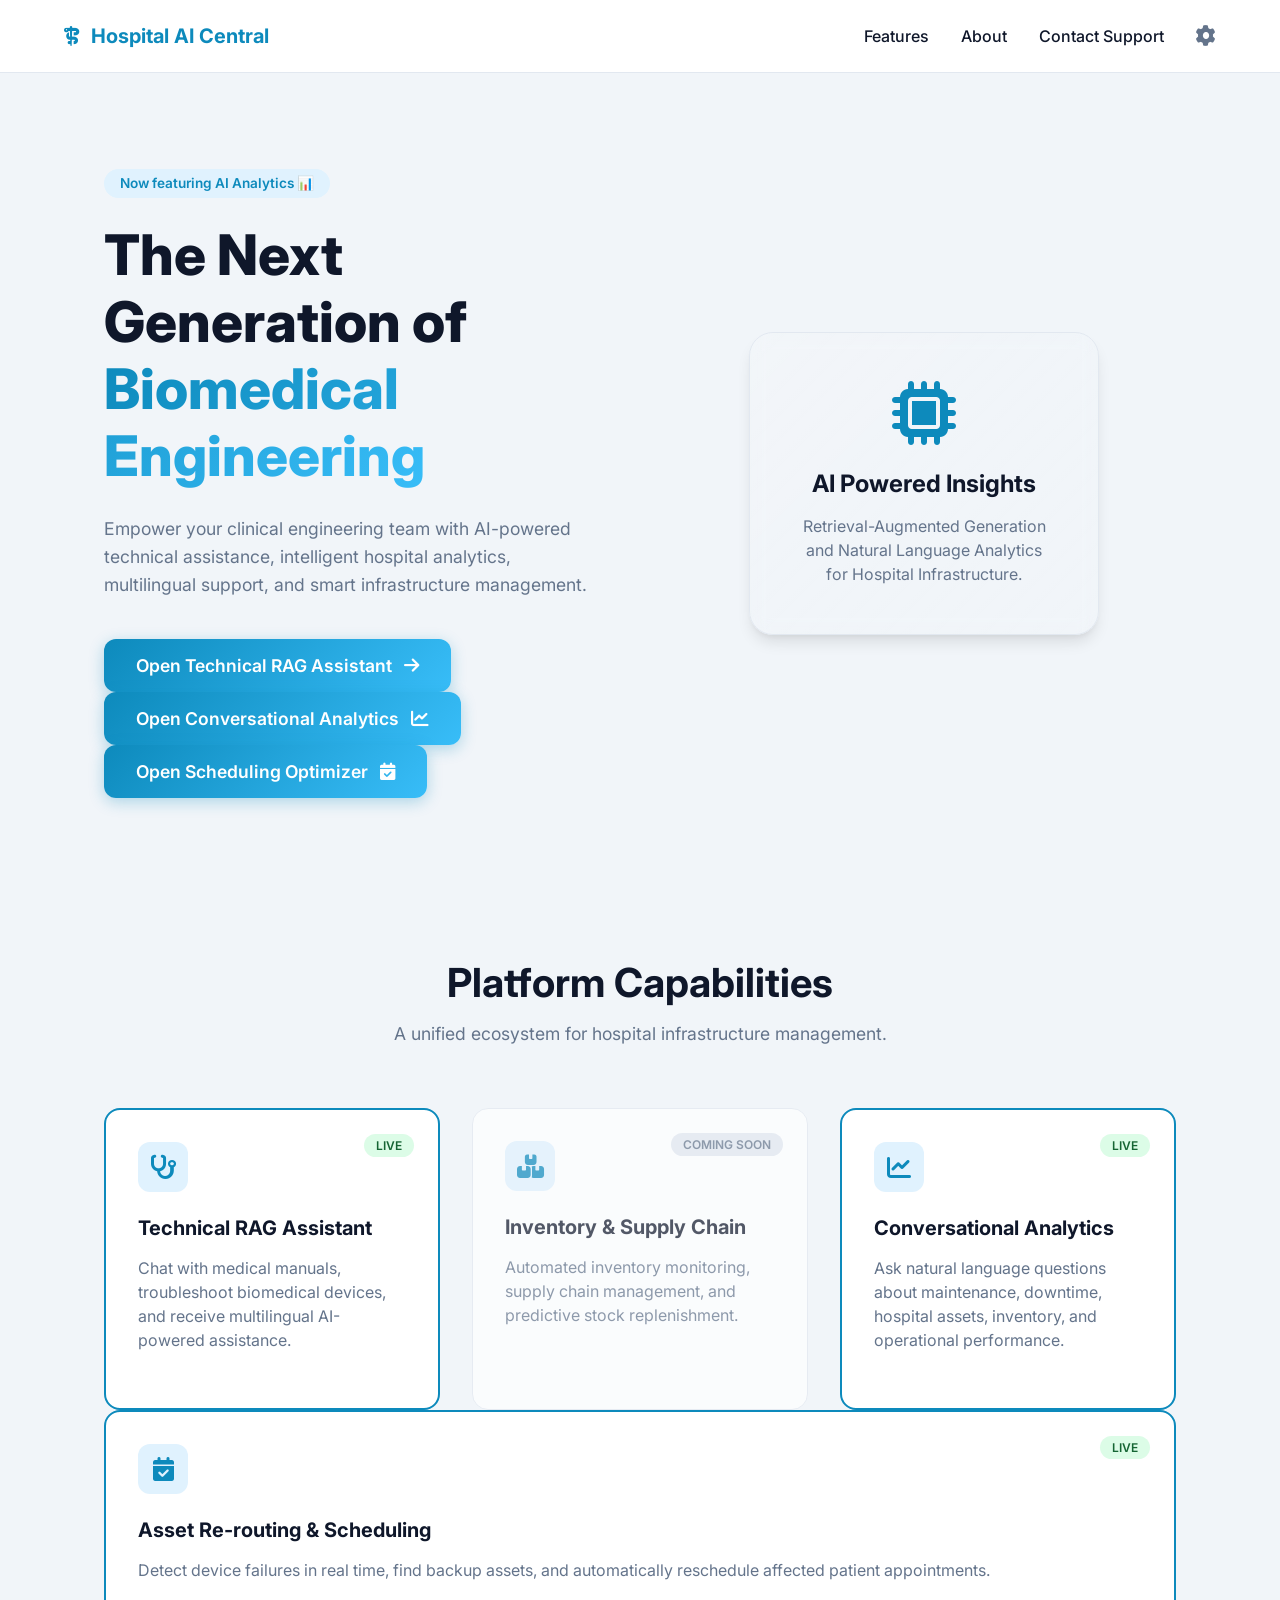
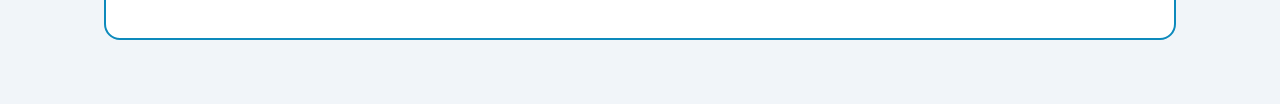
<file: website/index.html>
<!DOCTYPE html>
<html lang="en">
<head>
    <meta charset="UTF-8">
    <meta name="viewport" content="width=device-width, initial-scale=1.0, maximum-scale=1.0, user-scalable=no">
    <title>Hospital AI Central - Landing</title>

    <link rel="preconnect" href="https://fonts.googleapis.com">
    <link rel="preconnect" href="https://fonts.gstatic.com" crossorigin>

    <link href="https://fonts.googleapis.com/css2?family=Inter:wght@300;400;500;600;700;800&display=swap" rel="stylesheet">

    <link rel="stylesheet" href="https://cdnjs.cloudflare.com/ajax/libs/font-awesome/6.4.0/css/all.min.css">

    <link rel="stylesheet" href="styles.css">
</head>

<body class="landing-body">

<nav class="landing-nav">
    <div class="landing-brand">
        <i class="fa-solid fa-staff-snake"></i>
        <span>Hospital AI Central</span>
    </div>

    <div class="landing-links">
        <a href="#features">Features</a>
        <a href="#">About</a>
        <a href="#">Contact Support</a>

        <button id="landing-settings-btn" class="icon-btn">
            <i class="fa-solid fa-gear"></i>
        </button>
    </div>
</nav>

<header class="hero-section">

    <div class="hero-content">

        <div class="hero-badge">
            Now featuring AI Analytics 📊
        </div>

        <h1>
            The Next Generation of
            <br>
            <span class="text-gradient">
                Biomedical Engineering
            </span>
        </h1>

        <p>
            Empower your clinical engineering team with AI-powered technical assistance,
            intelligent hospital analytics, multilingual support, and smart infrastructure management.
        </p>

        <div class="hero-actions">

            <a href="rag.html" class="btn-primary-large">
                Open Technical RAG Assistant
                <i class="fa-solid fa-arrow-right"></i>
            </a>

            <a href="analytics.html" class="btn-primary-large">
                Open Conversational Analytics
                <i class="fa-solid fa-chart-line"></i>
            </a>

            <a href="scheduling.html" class="btn-primary-large">
    Open Scheduling Optimizer
    <i class="fa-solid fa-calendar-check"></i>
</a>
        </div>

    </div>

    <div class="hero-image">

        <div class="glass-mockup">

            <i class="fa-solid fa-microchip"></i>

            <h3>AI Powered Insights</h3>

            <p>
                Retrieval-Augmented Generation and Natural Language Analytics
                for Hospital Infrastructure.
            </p>

        </div>

    </div>

</header>

<section id="features" class="features-section">

    <div class="section-header">

        <h2>Platform Capabilities</h2>

        <p>
            A unified ecosystem for hospital infrastructure management.
        </p>

    </div>

    <div class="feature-grid">

        <!-- RAG -->

        <div class="feature-card active-feature"
             onclick="window.location.href='rag.html'">

            <div class="feature-icon">
                <i class="fa-solid fa-stethoscope"></i>
            </div>

            <h3>Technical RAG Assistant</h3>

            <p>
                Chat with medical manuals, troubleshoot biomedical devices,
                and receive multilingual AI-powered assistance.
            </p>

            <span class="feature-status status-live">
                Live
            </span>

        </div>

        <!-- Inventory -->

        <div class="feature-card locked-feature">

            <div class="feature-icon">
                <i class="fa-solid fa-boxes-stacked"></i>
            </div>

            <h3>Inventory & Supply Chain</h3>

            <p>
                Automated inventory monitoring, supply chain management,
                and predictive stock replenishment.
            </p>

            <span class="feature-status status-coming">
                Coming Soon
            </span>

        </div>

        <!-- Conversational Analytics -->

        <div class="feature-card active-feature"
             onclick="window.location.href='analytics.html'">

            <div class="feature-icon">
                <i class="fa-solid fa-chart-line"></i>
            </div>

            <h3>Conversational Analytics</h3>

            <p>
                Ask natural language questions about maintenance,
                downtime, hospital assets, inventory,
                and operational performance.
            </p>

            <span class="feature-status status-live">
                Live
            </span>

        </div>

    </div>
    <!-- Scheduling -->

<div class="feature-card active-feature"
     onclick="window.location.href='scheduling.html'">

    <div class="feature-icon">
        <i class="fa-solid fa-calendar-check"></i>
    </div>

    <h3>Asset Re-routing &amp; Scheduling</h3>

    <p>
        Detect device failures in real time, find backup assets,
        and automatically reschedule affected patient appointments.
    </p>

    <span class="feature-status status-live">
        Live
    </span>

</div>
</div>

</section>

<!-- Settings -->

<div id="settings-modal" class="modal-overlay hidden">

    <div class="modal-content">

        <div class="modal-header">

            <h2>Settings</h2>

            <button class="close-modal" id="close-settings">
                <i class="fa-solid fa-xmark"></i>
            </button>

        </div>

        <div class="modal-body">

            <div class="setting-item">

                <div class="setting-info">

                    <h3>Dark Mode</h3>

                    <p>Switch between light and dark themes</p>

                </div>

                <label class="switch">

                    <input type="checkbox" id="dark-mode-toggle">

                    <span class="slider round"></span>

                </label>

            </div>

            <hr class="modal-divider">

            <div class="form-group">

                <label for="llm-api-key">
                    Groq API Key (LLM)
                </label>

                <div class="input-with-icon">

                    <i class="fa-solid fa-key"></i>

                    <input
                        type="password"
                        id="llm-api-key"
                        placeholder="gsk_..."
                        autocomplete="off">

                </div>

                <small>
                    Updates your .env file dynamically.
                </small>

            </div>

        </div>

        <div class="modal-footer">

            <button id="save-settings-btn" class="btn-primary">

                Save Changes

            </button>

        </div>

    </div>

</div>

<script>

document.addEventListener('DOMContentLoaded', () => {

const settingsBtn=document.getElementById('landing-settings-btn');

const settingsModal=document.getElementById('settings-modal');

const closeSettings=document.getElementById('close-settings');

const darkModeToggle=document.getElementById('dark-mode-toggle');

const llmApiKey=document.getElementById('llm-api-key');

const saveSettingsBtn=document.getElementById('save-settings-btn');

if(localStorage.getItem('darkMode')==='true'){
document.body.classList.add('dark-theme');
darkModeToggle.checked=true;
}

settingsBtn.addEventListener('click',(e)=>{
e.preventDefault();
settingsModal.classList.remove('hidden');
});

closeSettings.addEventListener('click',()=>{
settingsModal.classList.add('hidden');
});

darkModeToggle.addEventListener('change',(e)=>{

if(e.target.checked){

document.body.classList.add('dark-theme');

localStorage.setItem('darkMode','true');

}else{

document.body.classList.remove('dark-theme');

localStorage.setItem('darkMode','false');

}

});

saveSettingsBtn.addEventListener('click',async()=>{

const apiKey=llmApiKey.value.trim();

if(!apiKey){

settingsModal.classList.add('hidden');

return;

}

const originalText=saveSettingsBtn.textContent;

saveSettingsBtn.textContent="Saving...";

saveSettingsBtn.disabled=true;

try{

const response=await fetch('/api/settings',{

method:'POST',

headers:{
'Content-Type':'application/json'
},

body:JSON.stringify({
groq_api_key:apiKey
})

});

if(!response.ok)
throw new Error("Failed to update settings");

llmApiKey.value='';

settingsModal.classList.add('hidden');

alert("API Key updated successfully!");

}
catch(error){

alert(error.message);

}
finally{

saveSettingsBtn.textContent=originalText;

saveSettingsBtn.disabled=false;

}

});

});

</script>

</body>
</html>
</file>
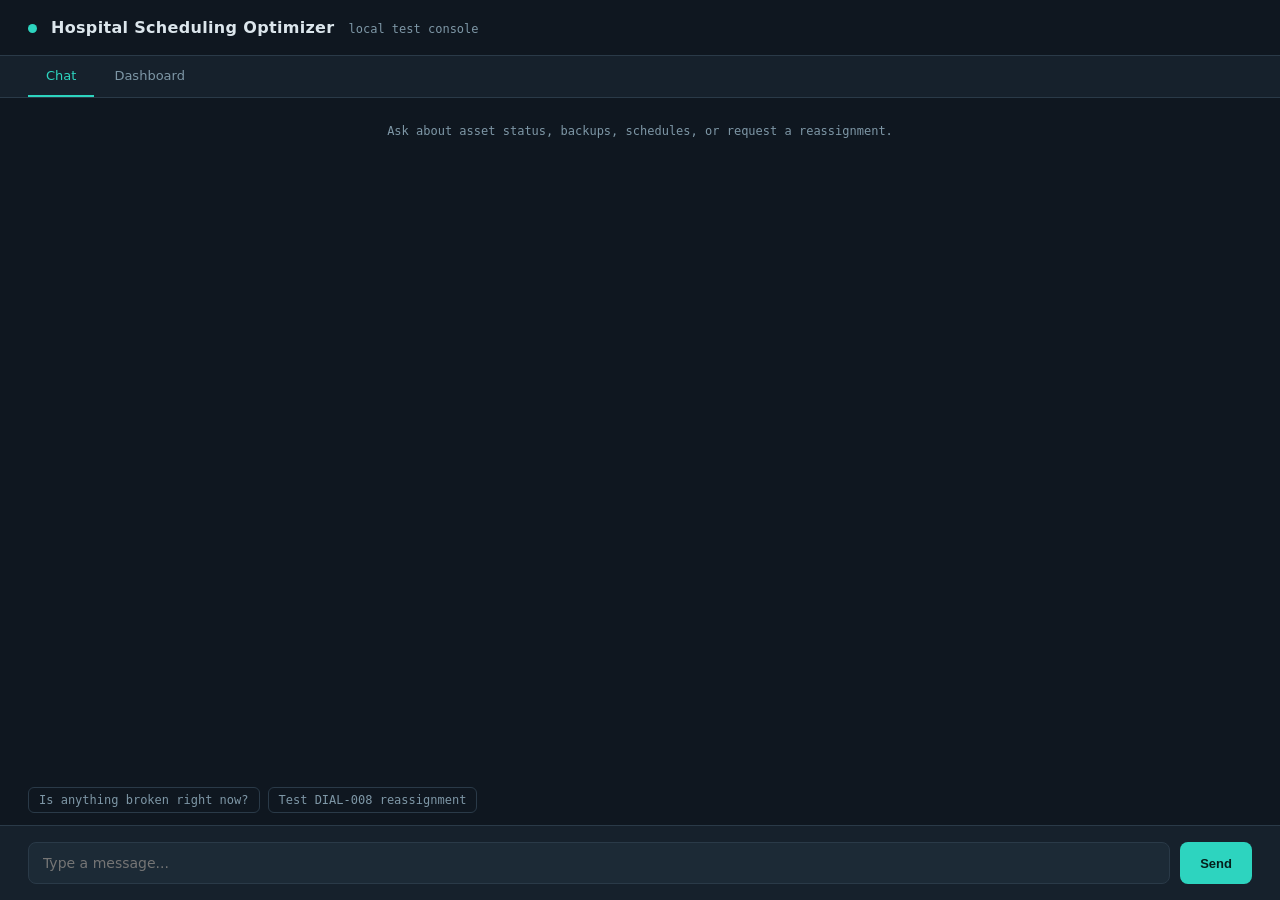
<file: scheduling_agent/static/index.html>
<!DOCTYPE html>
<html lang="en">
<head>
<meta charset="UTF-8">
<meta name="viewport" content="width=device-width, initial-scale=1.0">
<title>Hospital Scheduling Optimizer — Test Console</title>
<style>
  :root {
    --bg: #0f1720;
    --panel: #16212c;
    --panel-2: #1c2a36;
    --border: #2a3a48;
    --text: #dce6ec;
    --text-dim: #7e97a6;
    --accent: #2dd4bf;
    --accent-dim: #0f5f57;
    --warn: #f0a742;
    --danger: #e8646a;
    --ok: #4ade80;
    --mono: 'Consolas', 'SF Mono', monospace;
    --sans: 'Segoe UI', system-ui, sans-serif;
  }
  * { box-sizing: border-box; }
  body {
    margin: 0;
    background: var(--bg);
    color: var(--text);
    font-family: var(--sans);
    height: 100vh;
    display: flex;
    flex-direction: column;
  }
  header {
    padding: 18px 28px;
    border-bottom: 1px solid var(--border);
    display: flex;
    align-items: baseline;
    gap: 14px;
  }
  header .pulse {
    width: 9px; height: 9px; border-radius: 50%;
    background: var(--accent);
    box-shadow: 0 0 0 0 rgba(45,212,191,0.5);
    animation: pulse 2s infinite;
  }
  @keyframes pulse {
    0% { box-shadow: 0 0 0 0 rgba(45,212,191,0.5); }
    70% { box-shadow: 0 0 0 8px rgba(45,212,191,0); }
    100% { box-shadow: 0 0 0 0 rgba(45,212,191,0); }
  }
  header h1 { font-size: 16px; font-weight: 600; margin: 0; letter-spacing: 0.02em; }
  header .sub { color: var(--text-dim); font-size: 12px; font-family: var(--mono); }

  nav {
    display: flex;
    gap: 2px;
    padding: 0 28px;
    border-bottom: 1px solid var(--border);
    background: var(--panel);
  }
  nav button {
    background: none;
    border: none;
    color: var(--text-dim);
    padding: 12px 18px;
    font-size: 13px;
    font-family: var(--sans);
    cursor: pointer;
    border-bottom: 2px solid transparent;
    transition: color 0.15s, border-color 0.15s;
  }
  nav button:hover { color: var(--text); }
  nav button.active { color: var(--accent); border-bottom-color: var(--accent); }

  main { flex: 1; overflow: hidden; display: flex; }
  .view { display: none; flex: 1; overflow: auto; }
  .view.active { display: flex; flex-direction: column; }

  /* CHAT VIEW */
  #chat-view { padding: 0; }
  #messages {
    flex: 1;
    overflow-y: auto;
    padding: 24px 28px;
    display: flex;
    flex-direction: column;
    gap: 16px;
  }
  .msg { max-width: 640px; line-height: 1.5; font-size: 14px; white-space: pre-wrap; }
  .msg.user { align-self: flex-end; background: var(--accent-dim); color: #d7fff8; padding: 10px 14px; border-radius: 10px 10px 2px 10px; }
  .msg.assistant { align-self: flex-start; background: var(--panel-2); padding: 10px 14px; border-radius: 10px 10px 10px 2px; border: 1px solid var(--border); }
  .msg.system { align-self: center; color: var(--text-dim); font-size: 12px; font-family: var(--mono); }
  #chat-input-row {
    display: flex;
    gap: 10px;
    padding: 16px 28px;
    border-top: 1px solid var(--border);
    background: var(--panel);
  }
  #chat-input {
    flex: 1;
    background: var(--panel-2);
    border: 1px solid var(--border);
    color: var(--text);
    padding: 12px 14px;
    border-radius: 8px;
    font-size: 14px;
    font-family: var(--sans);
  }
  #chat-input:focus { outline: none; border-color: var(--accent); }
  #chat-send {
    background: var(--accent);
    color: #05201c;
    border: none;
    padding: 0 20px;
    border-radius: 8px;
    font-weight: 600;
    cursor: pointer;
    font-size: 13px;
  }
  #chat-send:disabled { opacity: 0.5; cursor: default; }
  .examples { padding: 0 28px 12px; display: flex; gap: 8px; flex-wrap: wrap; }
  .example-chip {
    font-size: 12px;
    font-family: var(--mono);
    color: var(--text-dim);
    border: 1px solid var(--border);
    padding: 5px 10px;
    border-radius: 6px;
    cursor: pointer;
  }
  .example-chip:hover { border-color: var(--accent); color: var(--accent); }

  /* DASHBOARD VIEW */
  #dashboard-view { padding: 24px 28px; gap: 24px; }
  .dash-section h2 {
    font-size: 13px;
    text-transform: uppercase;
    letter-spacing: 0.08em;
    color: var(--text-dim);
    margin: 0 0 12px;
  }
  table { width: 100%; border-collapse: collapse; font-size: 13px; }
  th {
    text-align: left;
    color: var(--text-dim);
    font-weight: 500;
    padding: 8px 12px;
    border-bottom: 1px solid var(--border);
    font-size: 11px;
    text-transform: uppercase;
    letter-spacing: 0.04em;
  }
  td {
    padding: 8px 12px;
    border-bottom: 1px solid #1c2833;
    font-family: var(--mono);
  }
  tr:hover td { background: var(--panel-2); }
  .badge {
    display: inline-block;
    padding: 2px 8px;
    border-radius: 4px;
    font-size: 11px;
    font-family: var(--mono);
  }
  .badge.maint { background: rgba(240,167,66,0.15); color: var(--warn); }
  .badge.corrective { background: rgba(232,100,106,0.15); color: var(--danger); }
  .badge.ok { background: rgba(74,222,128,0.15); color: var(--ok); }
  #asset-filter {
    background: var(--panel-2);
    border: 1px solid var(--border);
    color: var(--text);
    padding: 8px 10px;
    border-radius: 6px;
    font-size: 13px;
    font-family: var(--mono);
    margin-bottom: 12px;
    width: 220px;
  }
  .empty-note { color: var(--text-dim); font-size: 13px; padding: 16px 0; }
  .scroll-box { max-height: 340px; overflow-y: auto; border: 1px solid var(--border); border-radius: 8px; }
</style>
</head>
<body>

<header>
  <div class="pulse"></div>
  <h1>Hospital Scheduling Optimizer</h1>
  <span class="sub">local test console</span>
</header>

<nav>
  <button class="tab-btn active" data-view="chat-view">Chat</button>
  <button class="tab-btn" data-view="dashboard-view">Dashboard</button>
</nav>

<main>
  <!-- CHAT -->
  <section id="chat-view" class="view active">
    <div id="messages">
      <div class="msg system">Ask about asset status, backups, schedules, or request a reassignment.</div>
    </div>
    <div class="examples">
      <span class="example-chip" data-msg="Is anything broken right now?">Is anything broken right now?</span>
      <span class="example-chip" data-msg="DIAL-008 failed. Check its schedule for 2026-03-13 and propose a reassignment.">Test DIAL-008 reassignment</span>
    </div>
    <div id="chat-input-row">
      <input id="chat-input" type="text" placeholder="Type a message..." />
      <button id="chat-send">Send</button>
    </div>
  </section>

  <!-- DASHBOARD -->
  <section id="dashboard-view" class="view">
    <div class="dash-section">
      <h2>Assets Currently Not Operational</h2>
      <div id="assets-box" class="scroll-box">
        <table>
          <thead>
            <tr><th>Asset ID</th><th>Name</th><th>Type</th><th>Department</th><th>Status</th></tr>
          </thead>
          <tbody id="assets-body"></tbody>
        </table>
        <div id="assets-empty" class="empty-note" style="display:none;">All assets are currently Operational.</div>
      </div>
    </div>

    <div class="dash-section" style="margin-top:28px;">
      <h2>Appointments</h2>
      <input id="asset-filter" placeholder="Filter by asset_id (e.g. DIAL-008)" />
      <div class="scroll-box">
        <table>
          <thead>
            <tr><th>Schedule ID</th><th>Patient</th><th>Asset</th><th>Date/Time</th><th>Status</th></tr>
          </thead>
          <tbody id="appointments-body"></tbody>
        </table>
        <div id="appointments-empty" class="empty-note" style="display:none;">No appointments found.</div>
      </div>
    </div>
  </section>
</main>

<script>
const tabs = document.querySelectorAll('.tab-btn');
const views = document.querySelectorAll('.view');
tabs.forEach(btn => {
  btn.addEventListener('click', () => {
    tabs.forEach(b => b.classList.remove('active'));
    views.forEach(v => v.classList.remove('active'));
    btn.classList.add('active');
    document.getElementById(btn.dataset.view).classList.add('active');
    if (btn.dataset.view === 'dashboard-view') loadDashboard();
  });
});

// ---- CHAT ----
const messagesEl = document.getElementById('messages');
const inputEl = document.getElementById('chat-input');
const sendBtn = document.getElementById('chat-send');

function addMessage(text, cls) {
  const div = document.createElement('div');
  div.className = 'msg ' + cls;
  div.textContent = text;
  messagesEl.appendChild(div);
  messagesEl.scrollTop = messagesEl.scrollHeight;
  return div;
}

async function sendMessage(text) {
  if (!text.trim()) return;
  addMessage(text, 'user');
  inputEl.value = '';
  sendBtn.disabled = true;
  const thinking = addMessage('Thinking...', 'system');

  try {
    const res = await fetch('/api/chat', {
      method: 'POST',
      headers: { 'Content-Type': 'application/json' },
      body: JSON.stringify({ message: text })
    });
    const data = await res.json();
    thinking.remove();
    if (!res.ok) {
      addMessage('Error: ' + (data.detail || 'request failed'), 'system');
    } else {
      addMessage(data.reply, 'assistant');
    }
  } catch (err) {
    thinking.remove();
    addMessage('Error: ' + err.message, 'system');
  } finally {
    sendBtn.disabled = false;
  }
}

sendBtn.addEventListener('click', () => sendMessage(inputEl.value));
inputEl.addEventListener('keydown', (e) => { if (e.key === 'Enter') sendMessage(inputEl.value); });
document.querySelectorAll('.example-chip').forEach(chip => {
  chip.addEventListener('click', () => sendMessage(chip.dataset.msg));
});

// ---- DASHBOARD ----
let dashboardLoaded = false;

function statusBadge(status) {
  const cls = status === 'Corrective Maintenance' ? 'corrective'
            : status === 'Preventive Maintenance' ? 'maint'
            : 'ok';
  return `<span class="badge ${cls}">${status}</span>`;
}

async function loadDashboard() {
  if (dashboardLoaded) return;
  dashboardLoaded = true;

  try {
    const res = await fetch('/api/assets/non-operational');
    const assets = await res.json();
    const body = document.getElementById('assets-body');
    const empty = document.getElementById('assets-empty');
    if (assets.length === 0) {
      empty.style.display = 'block';
    } else {
      body.innerHTML = assets.map(a => `
        <tr>
          <td>${a.asset_id}</td>
          <td>${a.asset_name || '-'}</td>
          <td>${a.asset_type || '-'}</td>
          <td>${a.department || '-'}</td>
          <td>${statusBadge(a.status)}</td>
        </tr>
      `).join('');
    }
  } catch (err) {
    document.getElementById('assets-empty').textContent = 'Error loading assets: ' + err.message;
    document.getElementById('assets-empty').style.display = 'block';
  }

  await loadAppointments();
}

async function loadAppointments(assetId) {
  try {
    const url = assetId ? `/api/appointments?asset_id=${encodeURIComponent(assetId)}` : '/api/appointments';
    const res = await fetch(url);
    const appts = await res.json();
    const body = document.getElementById('appointments-body');
    const empty = document.getElementById('appointments-empty');
    if (appts.length === 0) {
      body.innerHTML = '';
      empty.style.display = 'block';
    } else {
      empty.style.display = 'none';
      body.innerHTML = appts.map(a => `
        <tr>
          <td>${a.schedule_id}</td>
          <td>${a.patient_name}</td>
          <td>${a.asset_id}</td>
          <td>${a.scheduled_datetime}</td>
          <td>${a.status}</td>
        </tr>
      `).join('');
    }
  } catch (err) {
    document.getElementById('appointments-empty').textContent = 'Error loading appointments: ' + err.message;
    document.getElementById('appointments-empty').style.display = 'block';
  }
}

let filterTimeout;
document.getElementById('asset-filter').addEventListener('input', (e) => {
  clearTimeout(filterTimeout);
  filterTimeout = setTimeout(() => loadAppointments(e.target.value.trim()), 300);
});
</script>

</body>
</html>
</file>
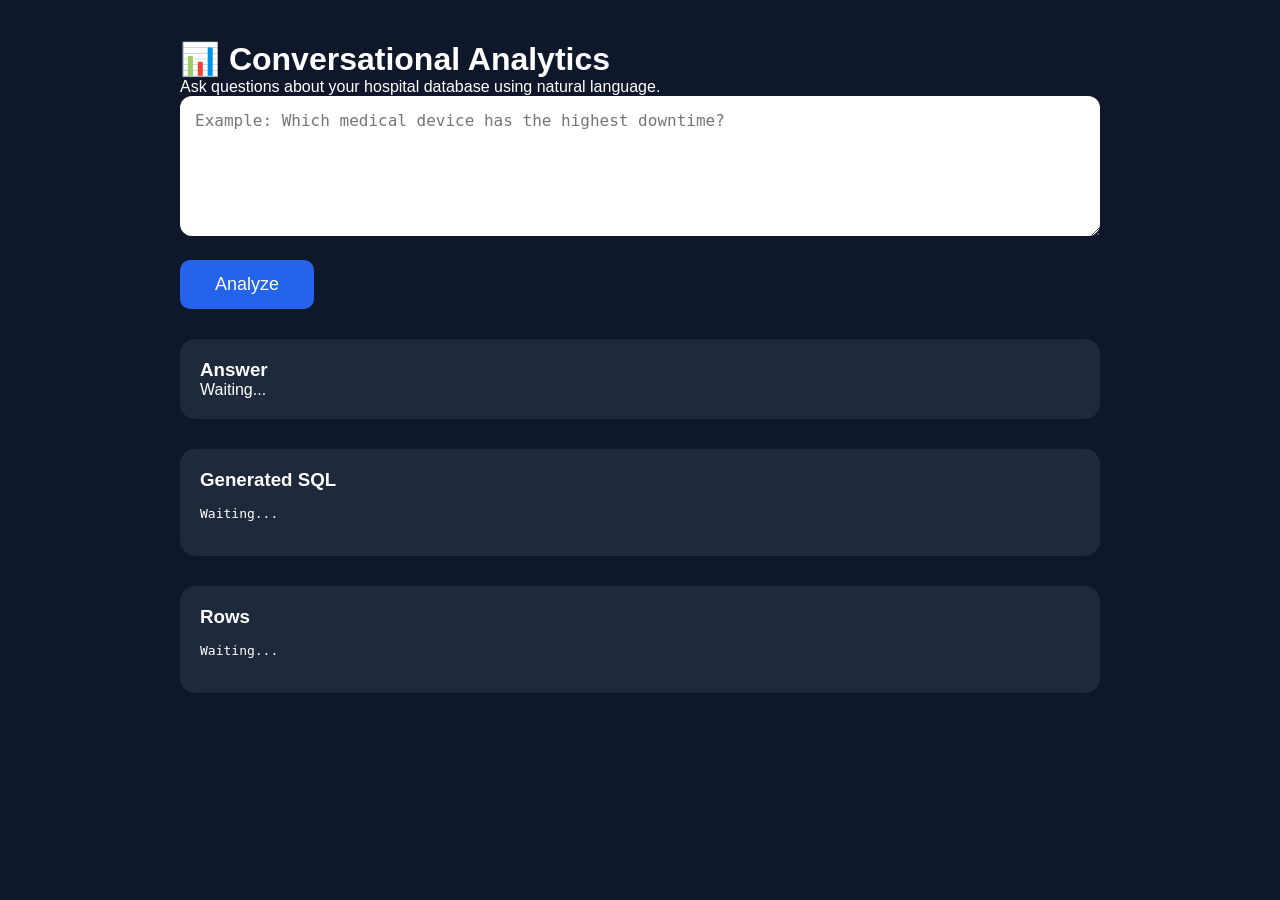
<file: website/analytics.html>
<!DOCTYPE html>
<html lang="en">
<head>
<meta charset="UTF-8">
<meta name="viewport" content="width=device-width, initial-scale=1.0">

<title>Hospital AI Central | Conversational Analytics</title>

<link rel="stylesheet" href="styles.css">

<style>
body{
    font-family:Arial,Helvetica,sans-serif;
    background:#0f172a;
    color:white;
    margin:0;
}

.container{
    max-width:1000px;
    margin:auto;
    padding:40px;
}

textarea{
    width:100%;
    height:140px;
    padding:15px;
    border-radius:12px;
    font-size:16px;
    border:none;
    outline:none;
}

button{
    margin-top:20px;
    padding:14px 35px;
    background:#2563eb;
    color:white;
    border:none;
    border-radius:10px;
    cursor:pointer;
    font-size:18px;
}

button:hover{
    background:#1d4ed8;
}

.card{
    margin-top:30px;
    background:#1e293b;
    padding:20px;
    border-radius:15px;
}

pre{
    white-space:pre-wrap;
}
</style>

</head>

<body>

<div class="container">

<h1>📊 Conversational Analytics</h1>

<p>
Ask questions about your hospital database using natural language.
</p>

<textarea
id="question"
placeholder="Example: Which medical device has the highest downtime?">
</textarea>

<br>

<button onclick="askAnalytics()">

Analyze

</button>

<div class="card">

<h3>Answer</h3>

<p id="answer">

Waiting...

</p>

</div>

<div class="card">

<h3>Generated SQL</h3>

<pre id="sql">

Waiting...

</pre>

</div>

<div class="card">

<h3>Rows</h3>

<pre id="rows">

Waiting...

</pre>

</div>

</div>

<script src="analytics.js"></script>

</body>
</html>
</file>
<file: website/styles.css>
:root {
    /* Color Palette */
    --primary-color: #0d8abc;     /* Medical Deep Azure */
    --primary-hover: #0a6c94;
    --accent-color: #38bdf8;      /* Bright Cyan */
    
    --bg-main: #f1f5f9;           /* Slate 100 */
    --bg-panel: #ffffff;
    --bg-nav: #0f172a;            /* Slate 900 */
    
    --text-dark: #0f172a;
    --text-muted: #64748b;
    --text-light: #f8fafc;
    
    --border-color: #e2e8f0;
    --input-bg: #f8fafc;
    
    /* Shadows */
    --shadow-sm: 0 1px 2px 0 rgba(0, 0, 0, 0.05);
    --shadow-md: 0 4px 6px -1px rgba(0, 0, 0, 0.1), 0 2px 4px -1px rgba(0, 0, 0, 0.06);
    --shadow-lg: 0 10px 15px -3px rgba(0, 0, 0, 0.1), 0 4px 6px -2px rgba(0, 0, 0, 0.05);
    
    /* Gradients */
    --gradient-primary: linear-gradient(135deg, #0d8abc 0%, #38bdf8 100%);
}

body.dark-theme {
    --bg-main: #0f172a;           /* Dark slate */
    --bg-panel: #1e293b;          /* Darker panel */
    --bg-nav: #020617;            /* Very dark nav */
    
    --text-dark: #f8fafc;         /* White text */
    --text-muted: #94a3b8;
    
    --border-color: #334155;
    --input-bg: #0f172a;
    
    --shadow-sm: 0 1px 2px 0 rgba(0, 0, 0, 0.5);
    --shadow-md: 0 4px 6px -1px rgba(0, 0, 0, 0.6);
}


* {
    box-sizing: border-box;
    margin: 0;
    padding: 0;
}

body {
    font-family: 'Inter', sans-serif;
    background-color: var(--bg-main);
    color: var(--text-dark);
    height: 100dvh; /* use dynamic viewport height for mobile */
    overflow: hidden;
}

/* ─── DASHBOARD LAYOUT ─── */
.dashboard-layout {
    display: flex;
    width: 100%;
    height: 100%;
}

/* ─── GLOBAL NAV (LEFT MOST) ─── */
.global-nav {
    width: 70px;
    background-color: var(--bg-nav);
    display: flex;
    flex-direction: column;
    align-items: center;
    padding: 1.5rem 0;
    z-index: 20;
}

.brand-icon {
    width: 40px;
    height: 40px;
    background: var(--gradient-primary);
    border-radius: 10px;
    display: flex;
    align-items: center;
    justify-content: center;
    color: white;
    font-size: 1.2rem;
    margin-bottom: 2rem;
    box-shadow: 0 4px 12px rgba(13, 138, 188, 0.4);
}

.nav-links {
    list-style: none;
    width: 100%;
    display: flex;
    flex-direction: column;
    gap: 0.5rem;
    align-items: center;
}

.nav-links li {
    width: 100%;
    display: flex;
    justify-content: center;
}

.nav-links a {
    color: #94a3b8;
    text-decoration: none;
    font-size: 1.2rem;
    width: 44px;
    height: 44px;
    display: flex;
    align-items: center;
    justify-content: center;
    border-radius: 12px;
    transition: all 0.2s ease;
}

.nav-links a:hover {
    background-color: rgba(255,255,255,0.1);
    color: white;
}

.nav-links li.active a {
    background: var(--gradient-primary);
    color: white;
    box-shadow: 0 4px 12px rgba(13, 138, 188, 0.4);
}

.nav-bottom {
    margin-top: auto;
}

.nav-bottom a {
    color: #94a3b8;
    font-size: 1.2rem;
    transition: color 0.2s;
}

.nav-bottom a:hover {
    color: white;
}


/* ─── CONTEXT PANEL (SIDEBAR) ─── */
.context-panel {
    width: 280px;
    background: var(--bg-panel);
    border-right: 1px solid var(--border-color);
    display: flex;
    flex-direction: column;
    z-index: 10;
}

.panel-header {
    padding: 1.5rem;
    border-bottom: 1px solid var(--border-color);
}

.panel-header h2 {
    font-size: 1.1rem;
    font-weight: 600;
    margin-bottom: 0.25rem;
}

.badge {
    background-color: #e0f2fe;
    color: var(--primary-color);
    font-size: 0.7rem;
    padding: 0.2rem 0.6rem;
    border-radius: 999px;
    font-weight: 600;
    text-transform: uppercase;
}

.panel-content {
    padding: 1.5rem;
    overflow-y: auto;
    flex: 1;
}

.form-group label {
    display: block;
    font-size: 0.8rem;
    font-weight: 600;
    margin-bottom: 0.5rem;
    color: var(--text-dark);
}

.input-with-icon {
    position: relative;
    display: flex;
    align-items: center;
}

.input-with-icon i {
    position: absolute;
    left: 1rem;
    color: var(--text-muted);
}

.input-with-icon input {
    width: 100%;
    padding: 0.75rem 1rem 0.75rem 2.5rem;
    border: 1px solid var(--border-color);
    border-radius: 8px;
    font-size: 16px; /* 16px prevents iOS auto-zoom */
    background: var(--input-bg);
    color: var(--text-dark);
    transition: all 0.2s;
}

.input-with-icon input:focus {
    outline: none;
    border-color: var(--primary-color);
    background: white;
    box-shadow: 0 0 0 3px rgba(13, 138, 188, 0.1);
}

.form-group small {
    display: block;
    margin-top: 0.5rem;
    font-size: 0.75rem;
    color: var(--text-muted);
}

.info-card {
    margin-top: 2rem;
}

.info-card h3 {
    font-size: 0.8rem;
    color: var(--text-muted);
    text-transform: uppercase;
    letter-spacing: 0.5px;
    margin-bottom: 1rem;
}

.device-list {
    list-style: none;
    display: flex;
    flex-direction: column;
    gap: 0.75rem;
}

.device-list li {
    display: flex;
    align-items: center;
    gap: 0.75rem;
    padding: 0.75rem;
    background: var(--bg-main);
    border: 1px solid var(--border-color);
    border-radius: 8px;
    font-size: 0.85rem;
    font-weight: 500;
    transition: transform 0.2s, box-shadow 0.2s;
}

.device-list li:hover {
    transform: translateY(-2px);
    box-shadow: var(--shadow-sm);
    border-color: #cbd5e1;
}

.device-list i {
    color: var(--primary-color);
    font-size: 1rem;
}


/* ─── MAIN CONTENT AREA ─── */
.main-content {
    flex: 1;
    display: flex;
    flex-direction: column;
    background-color: var(--bg-main);
    overflow: hidden;
}

.top-header {
    height: 70px;
    background: var(--bg-panel);
    border-bottom: 1px solid var(--border-color);
    display: flex;
    justify-content: space-between;
    align-items: center;
    padding: 0 2rem;
}

.header-titles h1 {
    font-size: 1.1rem;
    font-weight: 600;
}

.header-titles p {
    font-size: 0.75rem;
    color: var(--text-muted);
}

.user-profile img {
    width: 36px;
    height: 36px;
    border-radius: 50%;
    border: 2px solid var(--border-color);
}

/* ─── CHAT INTERFACE ─── */
.chat-container {
    flex: 1;
    display: flex;
    flex-direction: column;
    position: relative;
    max-width: 1000px;
    margin: 0 auto;
    width: 100%;
    overflow: hidden;
}

.chat-history {
    flex: 1;
    padding: 2rem;
    overflow-y: auto;
    display: flex;
    flex-direction: column;
    gap: 1.5rem;
}

/* Messages */
.message {
    display: flex;
    gap: 1rem;
    max-width: 85%;
    animation: slideUp 0.3s ease-out;
}

@keyframes slideUp {
    from { opacity: 0; transform: translateY(10px); }
    to { opacity: 1; transform: translateY(0); }
}

.message-avatar {
    width: 36px;
    height: 36px;
    border-radius: 50%;
    display: flex;
    align-items: center;
    justify-content: center;
    flex-shrink: 0;
    font-size: 0.9rem;
}

.assistant-message {
    align-self: flex-start;
}

.assistant-message .message-avatar {
    background: var(--gradient-primary);
    color: white;
    box-shadow: 0 2px 8px rgba(13, 138, 188, 0.3);
}

.assistant-message .message-content {
    background: var(--bg-panel);
    border: 1px solid var(--border-color);
    box-shadow: var(--shadow-sm);
    border-radius: 0 16px 16px 16px;
    padding: 1.25rem;
    line-height: 1.6;
    font-size: 0.95rem;
}

.user-message {
    align-self: flex-end;
    flex-direction: row-reverse;
}

.user-message .message-avatar {
    background: #cbd5e1;
    color: #475569;
}

.user-message .message-content {
    background: var(--primary-color);
    color: white;
    border-radius: 16px 0 16px 16px;
    padding: 1rem 1.25rem;
    box-shadow: 0 4px 12px rgba(13, 138, 188, 0.2);
    font-size: 0.95rem;
}

/* Markdown formatting */
.message-content h3 { margin-top: 1rem; margin-bottom: 0.5rem; font-size: 1.05rem; }
.message-content p { margin-bottom: 0.75rem; }
.message-content p:last-child { margin-bottom: 0; }
.message-content ul, .message-content ol { margin-left: 1.5rem; margin-bottom: 0.75rem; }
.message-content strong { font-weight: 600; color: inherit; }

/* Suggestion Chips */
.suggestion-chips {
    display: flex;
    flex-wrap: wrap;
    gap: 0.5rem;
    margin-top: 1.25rem;
}

.chip {
    background: var(--bg-main);
    border: 1px solid var(--border-color);
    padding: 0.5rem 1rem;
    border-radius: 999px;
    font-size: 0.8rem;
    color: var(--text-dark);
    cursor: pointer;
    transition: all 0.2s;
    font-family: inherit;
    display: flex;
    align-items: center;
    gap: 0.4rem;
}

.chip i { color: var(--primary-color); }
.chip:hover { background: #e2e8f0; border-color: #cbd5e1; }

/* Sources Display */
.sources-container {
    margin-top: 1.25rem;
    padding-top: 1rem;
    border-top: 1px dashed var(--border-color);
}

.sources-container h4 {
    font-size: 0.75rem;
    color: var(--text-muted);
    margin-bottom: 0.75rem;
    text-transform: uppercase;
    letter-spacing: 0.5px;
}

.source-card {
    background: var(--bg-main);
    border: 1px solid var(--border-color);
    border-radius: 8px;
    padding: 0.75rem;
    margin-bottom: 0.5rem;
    font-size: 0.8rem;
}

.source-card-header {
    display: flex;
    justify-content: space-between;
    align-items: center;
    margin-bottom: 0.4rem;
}

.source-manual { font-weight: 600; color: var(--primary-color); display: flex; align-items: center; gap: 0.4rem; }
.source-page { font-size: 0.7rem; background: #cbd5e1; padding: 2px 6px; border-radius: 4px; color: #334155; font-weight: 600; }
.source-preview { font-style: italic; color: var(--text-muted); line-height: 1.4; display: -webkit-box; -webkit-line-clamp: 2; -webkit-box-orient: vertical; overflow: hidden; }

/* Typing indicator */
.typing-indicator { display: flex; gap: 4px; padding: 0.5rem; }
.dot { width: 6px; height: 6px; background: #94a3b8; border-radius: 50%; animation: bounce 1.4s infinite ease-in-out both; }
.dot:nth-child(1) { animation-delay: -0.32s; }
.dot:nth-child(2) { animation-delay: -0.16s; }
@keyframes bounce { 0%, 80%, 100% { transform: scale(0); } 40% { transform: scale(1); } }

/* Input Area */
.chat-input-area {
    padding: 1.5rem 2rem;
    background: transparent;
}

.input-wrapper {
    position: relative;
    display: flex;
    align-items: center;
    background: var(--bg-panel);
    border: 1px solid var(--border-color);
    border-radius: 16px;
    padding: 0.5rem;
    box-shadow: var(--shadow-md);
    transition: all 0.3s ease;
}

.input-wrapper:focus-within {
    border-color: var(--primary-color);
    box-shadow: 0 4px 20px rgba(13, 138, 188, 0.15);
}

.input-wrapper input {
    flex: 1;
    border: none;
    padding: 0.75rem 1rem;
    font-size: 16px; /* 16px prevents iOS auto-zoom */
    font-family: inherit;
    background: transparent;
    color: var(--text-dark);
    outline: none;
}

.input-wrapper input::placeholder {
    color: var(--text-muted);
}

.input-wrapper button {
    background: var(--primary-color);
    color: white;
    border: none;
    width: 40px;
    height: 40px;
    border-radius: 12px;
    display: flex;
    align-items: center;
    justify-content: center;
    cursor: pointer;
    transition: all 0.2s;
}

.input-wrapper button:hover { background: var(--primary-hover); transform: scale(1.05); }
.input-wrapper button:disabled { background: var(--border-color); cursor: not-allowed; transform: none; }

/* ─── SETTINGS MODAL ─── */
.modal-overlay {
    position: fixed;
    top: 0; left: 0; right: 0; bottom: 0;
    background: rgba(0, 0, 0, 0.5);
    backdrop-filter: blur(4px);
    display: flex;
    align-items: center;
    justify-content: center;
    z-index: 100;
    opacity: 1;
    transition: opacity 0.2s;
}
.modal-overlay.hidden {
    opacity: 0;
    pointer-events: none;
}
.modal-content {
    background: var(--bg-panel);
    width: 90%;
    max-width: 450px;
    border-radius: 16px;
    box-shadow: var(--shadow-lg);
    border: 1px solid var(--border-color);
    overflow: hidden;
    transform: translateY(0);
    transition: transform 0.2s;
}
.modal-overlay.hidden .modal-content {
    transform: translateY(20px);
}
.modal-header {
    display: flex;
    justify-content: space-between;
    align-items: center;
    padding: 1.25rem 1.5rem;
    border-bottom: 1px solid var(--border-color);
}
.close-modal {
    background: transparent;
    border: none;
    font-size: 1.2rem;
    color: var(--text-muted);
    cursor: pointer;
}
.close-modal:hover { color: var(--text-dark); }
.modal-body {
    padding: 1.5rem;
}
.modal-divider {
    border: 0;
    border-top: 1px solid var(--border-color);
    margin: 1.5rem 0;
}
.setting-item {
    display: flex;
    justify-content: space-between;
    align-items: center;
}
.setting-info h3 { font-size: 0.9rem; margin-bottom: 0.2rem; color: var(--text-dark); }
.setting-info p { font-size: 0.75rem; color: var(--text-muted); }

/* Toggle Switch */
.switch { position: relative; display: inline-block; width: 44px; height: 24px; }
.switch input { opacity: 0; width: 0; height: 0; }
.slider { position: absolute; cursor: pointer; top: 0; left: 0; right: 0; bottom: 0; background-color: var(--border-color); transition: .4s; }
.slider:before { position: absolute; content: ""; height: 18px; width: 18px; left: 3px; bottom: 3px; background-color: white; transition: .4s; }
input:checked + .slider { background-color: var(--primary-color); }
input:checked + .slider:before { transform: translateX(20px); }
.slider.round { border-radius: 34px; }
.slider.round:before { border-radius: 50%; }

.modal-footer {
    padding: 1.25rem 1.5rem;
    border-top: 1px solid var(--border-color);
    display: flex;
    justify-content: flex-end;
}
.btn-primary {
    background: var(--primary-color);
    color: white;
    border: none;
    padding: 0.6rem 1.2rem;
    border-radius: 8px;
    font-weight: 500;
    cursor: pointer;
    transition: background 0.2s;
}
.btn-primary:hover { background: var(--primary-hover); }

/* ─── LANDING PAGE STYLES ─── */
.landing-body {
    overflow-y: auto;
    background-color: var(--bg-main);
}
.landing-nav {
    display: flex;
    justify-content: space-between;
    align-items: center;
    padding: 1.5rem 4rem;
    background: var(--bg-panel);
    border-bottom: 1px solid var(--border-color);
}
.landing-brand {
    font-size: 1.25rem;
    font-weight: 700;
    display: flex;
    align-items: center;
    gap: 0.75rem;
    color: var(--primary-color);
}
.landing-links {
    display: flex;
    align-items: center;
    gap: 2rem;
}
.landing-links a {
    text-decoration: none;
    color: var(--text-dark);
    font-weight: 500;
    transition: color 0.2s;
}
.landing-links a:hover { color: var(--primary-color); }
.icon-btn {
    background: none; border: none; font-size: 1.25rem; color: var(--text-muted); cursor: pointer; transition: color 0.2s;
}
.icon-btn:hover { color: var(--text-dark); }

.hero-section {
    display: flex;
    align-items: center;
    justify-content: space-between;
    padding: 6rem 4rem;
    max-width: 1200px;
    margin: 0 auto;
    gap: 4rem;
}
.hero-content { flex: 1; }
.hero-badge {
    display: inline-block;
    background: #e0f2fe; color: var(--primary-color);
    padding: 0.4rem 1rem; border-radius: 999px;
    font-size: 0.85rem; font-weight: 600; margin-bottom: 1.5rem;
}
.dark-theme .hero-badge { background: rgba(13, 138, 188, 0.2); }
.hero-content h1 {
    font-size: 3.5rem; line-height: 1.2; font-weight: 800; margin-bottom: 1.5rem;
}
.text-gradient {
    background: var(--gradient-primary);
    -webkit-background-clip: text;
    -webkit-text-fill-color: transparent;
}
.hero-content p {
    font-size: 1.1rem; color: var(--text-muted); margin-bottom: 2.5rem; line-height: 1.6; max-width: 500px;
}
.btn-primary-large {
    display: inline-flex; align-items: center; gap: 0.75rem;
    background: var(--gradient-primary); color: white;
    padding: 1rem 2rem; border-radius: 12px;
    text-decoration: none; font-size: 1.1rem; font-weight: 600;
    box-shadow: 0 4px 15px rgba(13, 138, 188, 0.3);
    transition: transform 0.2s, box-shadow 0.2s;
}
.btn-primary-large:hover {
    transform: translateY(-2px); box-shadow: 0 6px 20px rgba(13, 138, 188, 0.4);
}

.hero-image { flex: 1; display: flex; justify-content: center; }
.glass-mockup {
    background: var(--bg-panel); border: 1px solid var(--border-color);
    padding: 3rem; border-radius: 24px; box-shadow: var(--shadow-lg);
    text-align: center; max-width: 350px;
    background: linear-gradient(135deg, rgba(255,255,255,0.1), rgba(255,255,255,0));
    backdrop-filter: blur(10px);
}
.glass-mockup i { font-size: 4rem; color: var(--primary-color); margin-bottom: 1.5rem; }
.glass-mockup h3 { font-size: 1.5rem; margin-bottom: 1rem; }
.glass-mockup p { color: var(--text-muted); line-height: 1.5; }

.features-section {
    padding: 4rem; max-width: 1200px; margin: 0 auto;
}
.section-header { text-align: center; margin-bottom: 4rem; }
.section-header h2 { font-size: 2.5rem; font-weight: 700; margin-bottom: 1rem; }
.section-header p { color: var(--text-muted); font-size: 1.1rem; }

.feature-grid {
    display: grid; grid-template-columns: repeat(auto-fit, minmax(300px, 1fr)); gap: 2rem;
}
.feature-card {
    background: var(--bg-panel); border: 1px solid var(--border-color);
    border-radius: 16px; padding: 2rem;
    position: relative; transition: transform 0.2s, box-shadow 0.2s;
}
.active-feature { cursor: pointer; border: 2px solid var(--primary-color); }
.active-feature:hover { transform: translateY(-5px); box-shadow: var(--shadow-md); }
.locked-feature { opacity: 0.7; }
.feature-icon {
    width: 50px; height: 50px; background: #e0f2fe; color: var(--primary-color);
    border-radius: 12px; display: flex; align-items: center; justify-content: center;
    font-size: 1.5rem; margin-bottom: 1.5rem;
}
.dark-theme .feature-icon { background: rgba(13, 138, 188, 0.2); }
.feature-card h3 { font-size: 1.25rem; margin-bottom: 1rem; }
.feature-card p { color: var(--text-muted); line-height: 1.5; margin-bottom: 1.5rem; }

.feature-status {
    position: absolute; top: 1.5rem; right: 1.5rem;
    padding: 0.25rem 0.75rem; border-radius: 999px; font-size: 0.75rem; font-weight: 600; text-transform: uppercase;
}
.status-live { background: #dcfce7; color: #166534; }
.dark-theme .status-live { background: rgba(22, 101, 52, 0.3); color: #4ade80; }
.status-coming { background: var(--border-color); color: var(--text-muted); }
/* ─── SCHEDULING PAGE ─── */

.top-header {
    gap: 1.5rem;
}

.header-tabs {
    display: flex;
    gap: 0.25rem;
    background: var(--bg-main);
    border: 1px solid var(--border-color);
    border-radius: 10px;
    padding: 4px;
}

.header-tabs .tab-btn {
    background: none;
    border: none;
    color: var(--text-muted);
    padding: 0.5rem 1.1rem;
    font-size: 0.85rem;
    font-weight: 600;
    font-family: inherit;
    cursor: pointer;
    border-radius: 8px;
    transition: all 0.2s;
}

.header-tabs .tab-btn:hover {
    color: var(--text-dark);
}

.header-tabs .tab-btn.active {
    background: var(--gradient-primary);
    color: white;
    box-shadow: 0 2px 8px rgba(13, 138, 188, 0.3);
}

.sched-view {
    display: none;
    flex: 1;
    overflow: hidden;
    flex-direction: column;
}

.sched-view.active {
    display: flex;
}

.sched-dashboard-scroll {
    padding: 2rem;
    overflow-y: auto;
    flex: 1;
}

.dash-section h2 {
    font-size: 0.8rem;
    text-transform: uppercase;
    letter-spacing: 0.06em;
    color: var(--text-muted);
    margin-bottom: 1rem;
    font-weight: 600;
}

.scroll-box {
    max-height: 360px;
    overflow-y: auto;
    border: 1px solid var(--border-color);
    border-radius: 12px;
    background: var(--bg-panel);
}

.scroll-box table {
    width: 100%;
    border-collapse: collapse;
    font-size: 0.85rem;
}

.scroll-box th {
    text-align: left;
    color: var(--text-muted);
    font-weight: 600;
    padding: 0.75rem 1rem;
    border-bottom: 1px solid var(--border-color);
    font-size: 0.7rem;
    text-transform: uppercase;
    letter-spacing: 0.04em;
    position: sticky;
    top: 0;
    background: var(--bg-panel);
}

.scroll-box td {
    padding: 0.65rem 1rem;
    border-bottom: 1px solid var(--border-color);
    color: var(--text-dark);
}

.scroll-box tr:last-child td {
    border-bottom: none;
}

.scroll-box tr:hover td {
    background: var(--bg-main);
}

.empty-note {
    color: var(--text-muted);
    font-size: 0.85rem;
    padding: 1.25rem;
    text-align: center;
}

.badge-status {
    display: inline-block;
    padding: 0.2rem 0.65rem;
    border-radius: 999px;
    font-size: 0.7rem;
    font-weight: 600;
}

.badge-status.corrective { background: #fee2e2; color: #b91c1c; }
.dark-theme .badge-status.corrective { background: rgba(185, 28, 28, 0.25); color: #f87171; }

.badge-status.maint { background: #fef3c7; color: #92400e; }
.dark-theme .badge-status.maint { background: rgba(146, 64, 14, 0.25); color: #fbbf24; }

.badge-status.ok { background: #dcfce7; color: #166534; }
.dark-theme .badge-status.ok { background: rgba(22, 101, 52, 0.3); color: #4ade80; }
</file>
